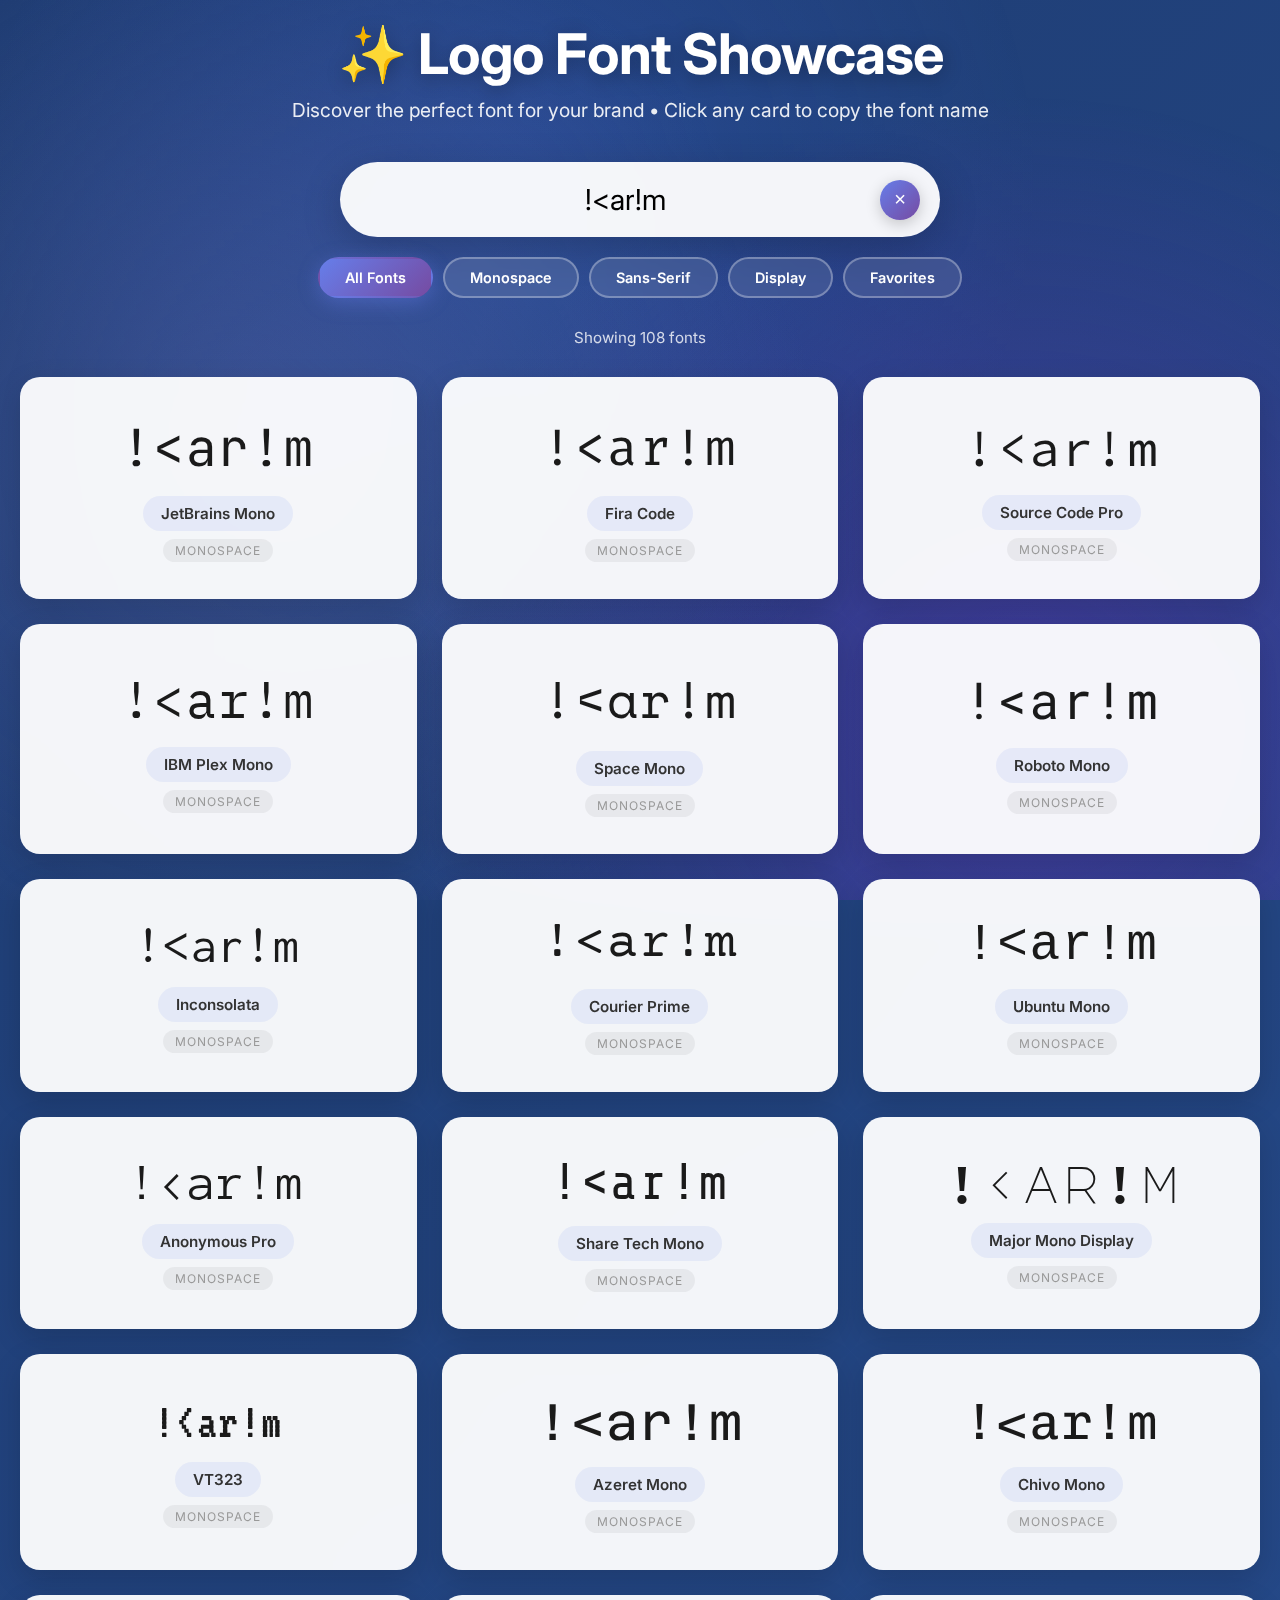
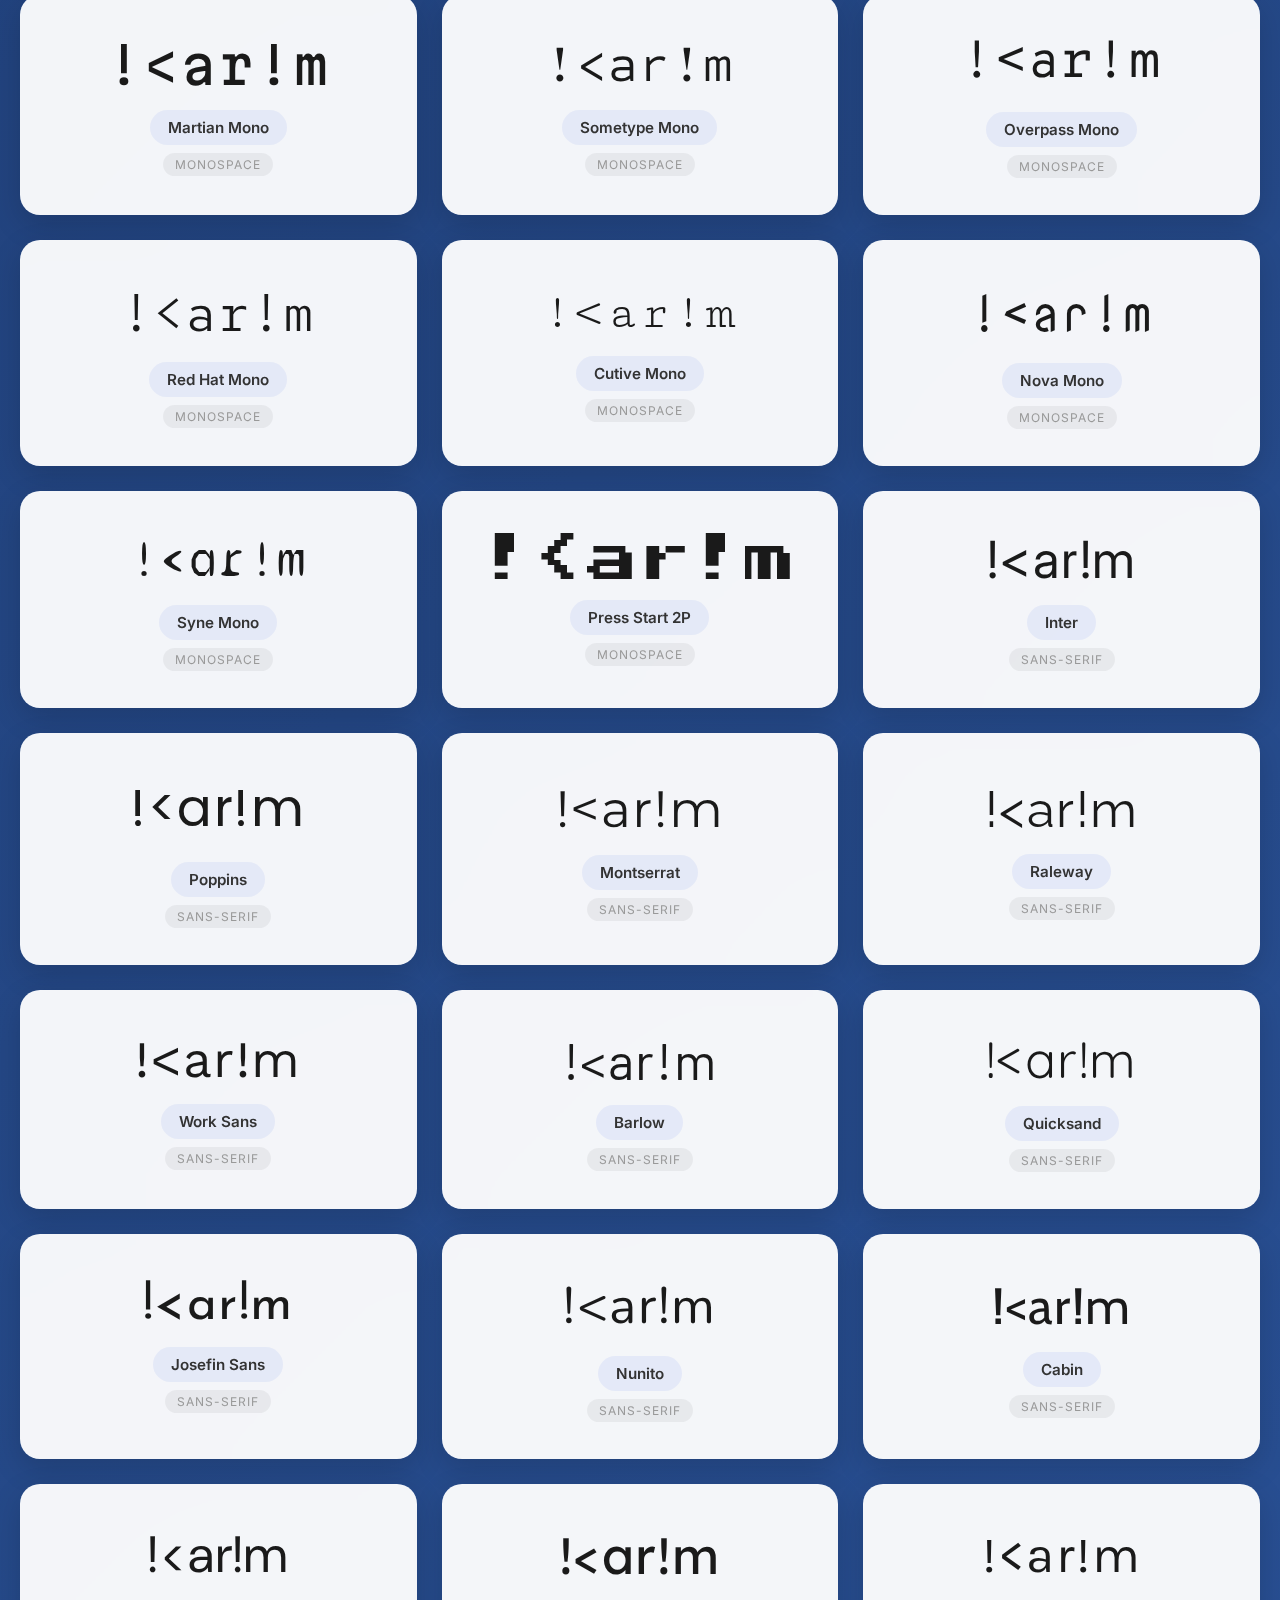
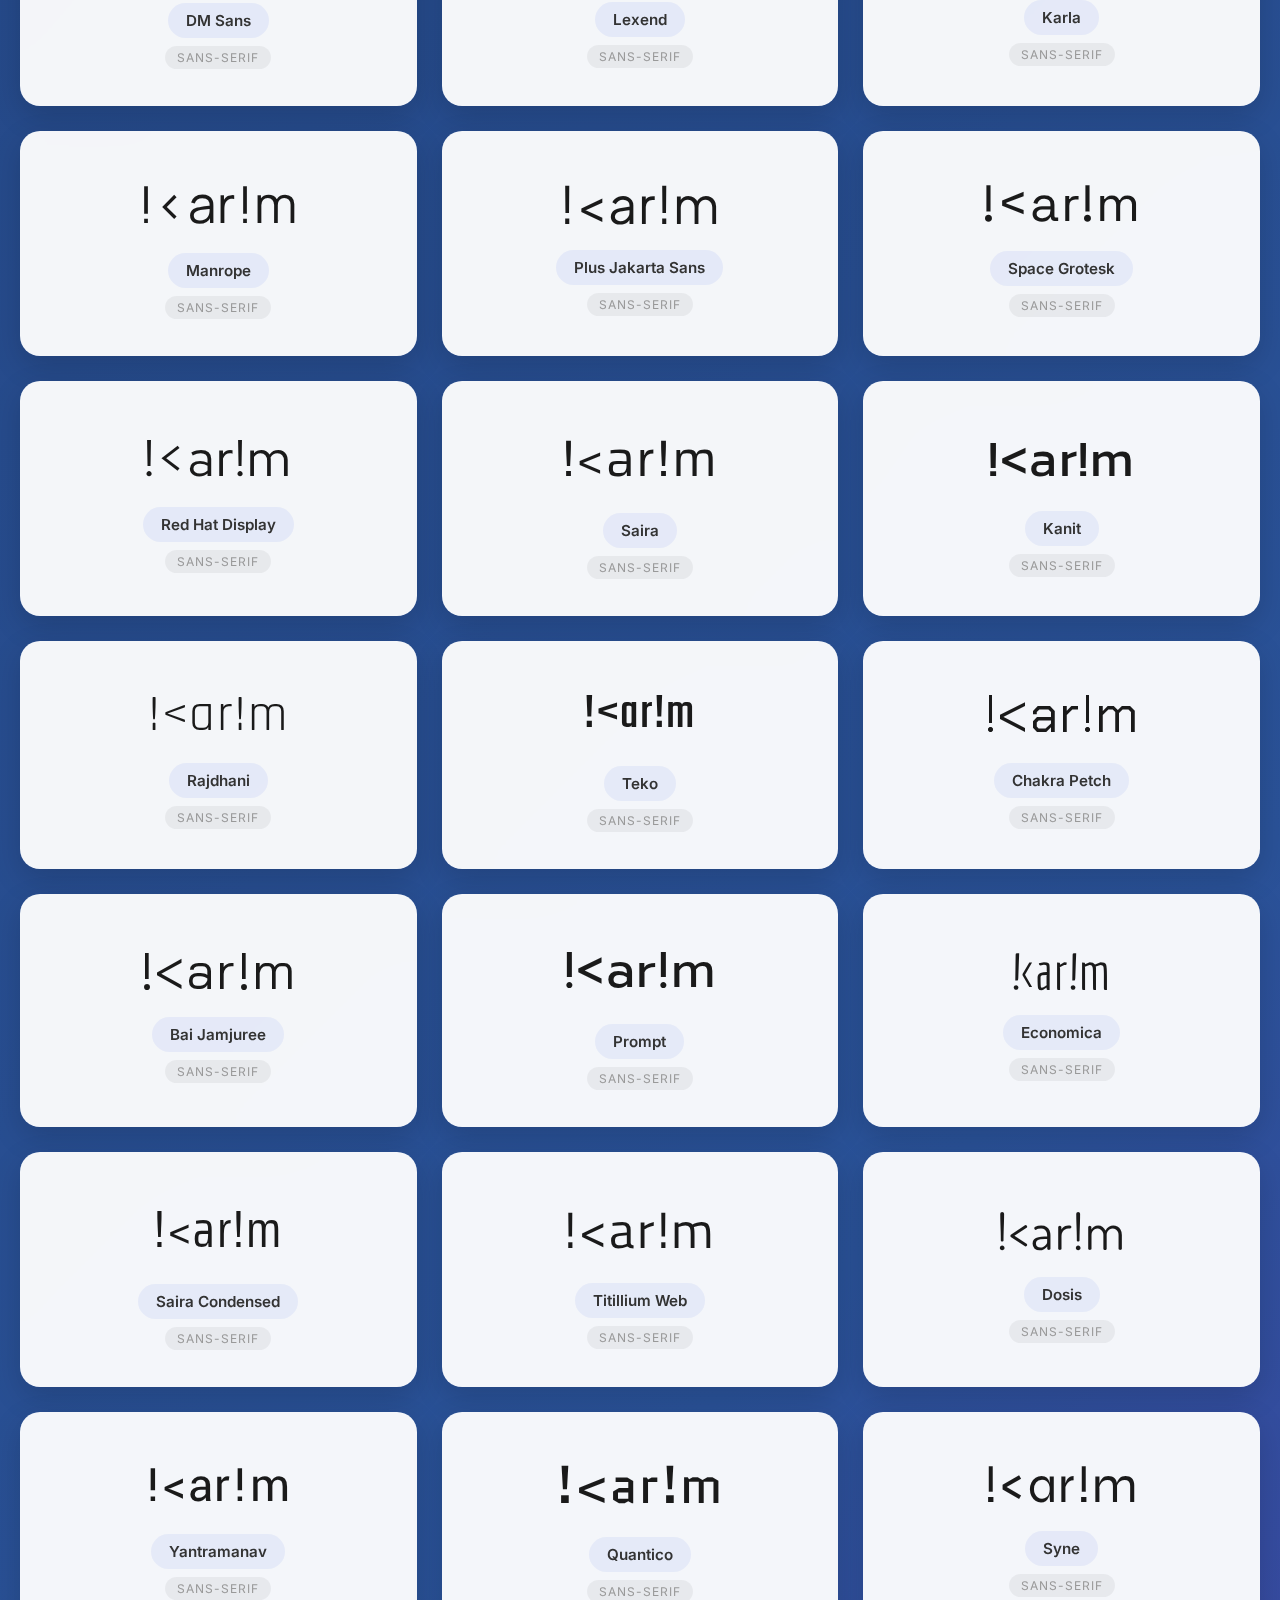
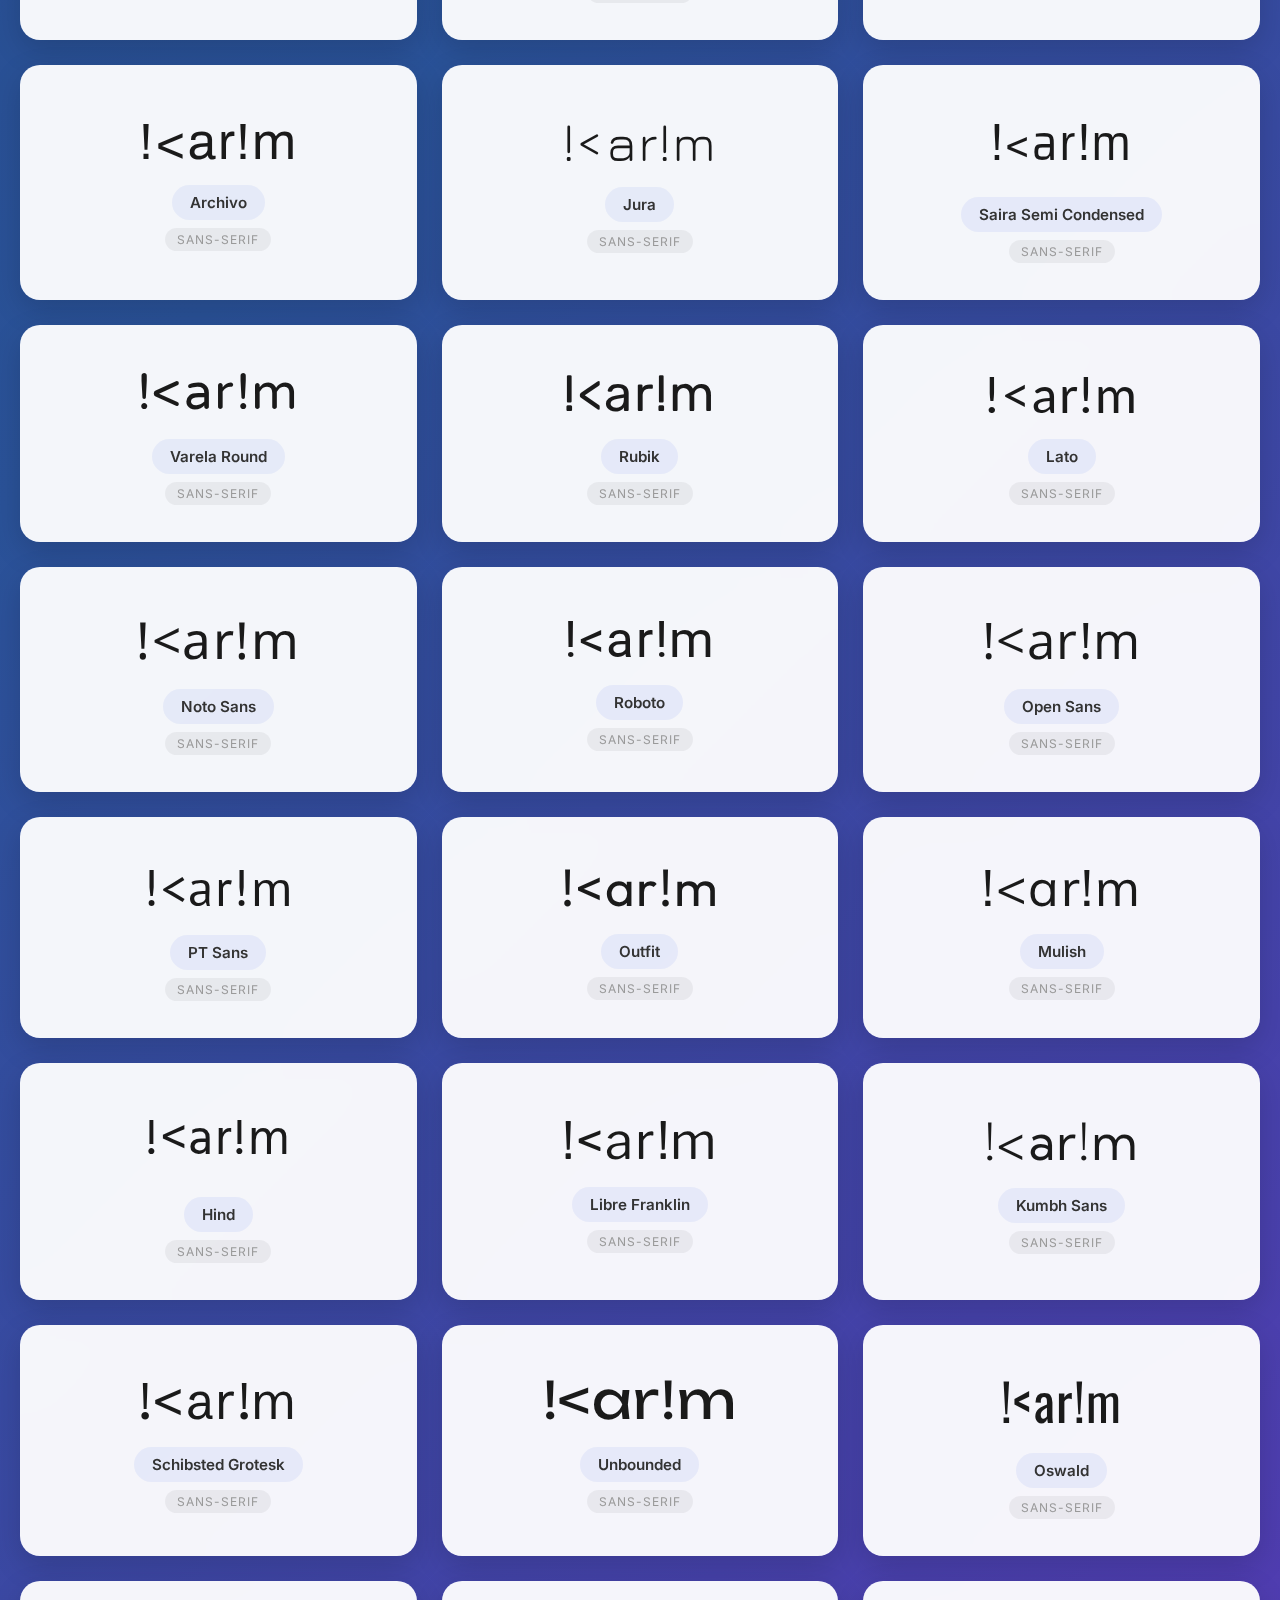
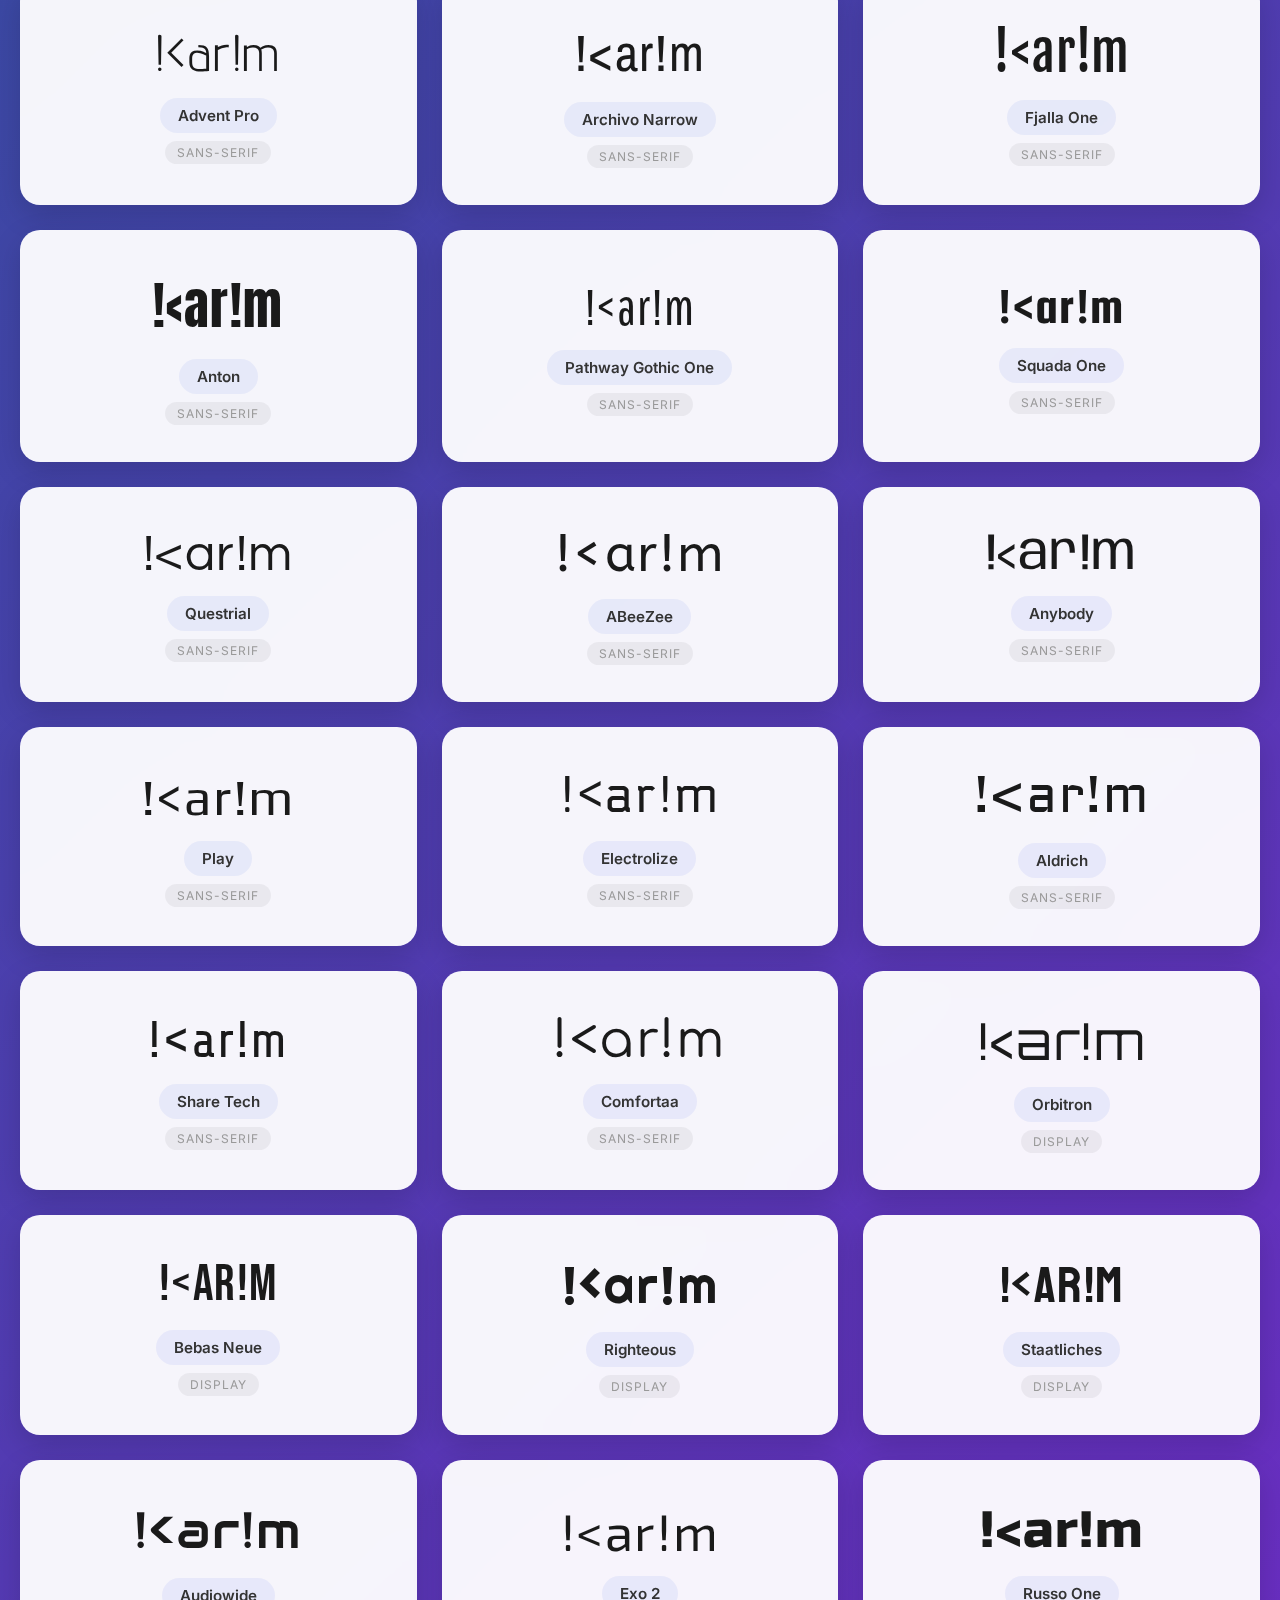
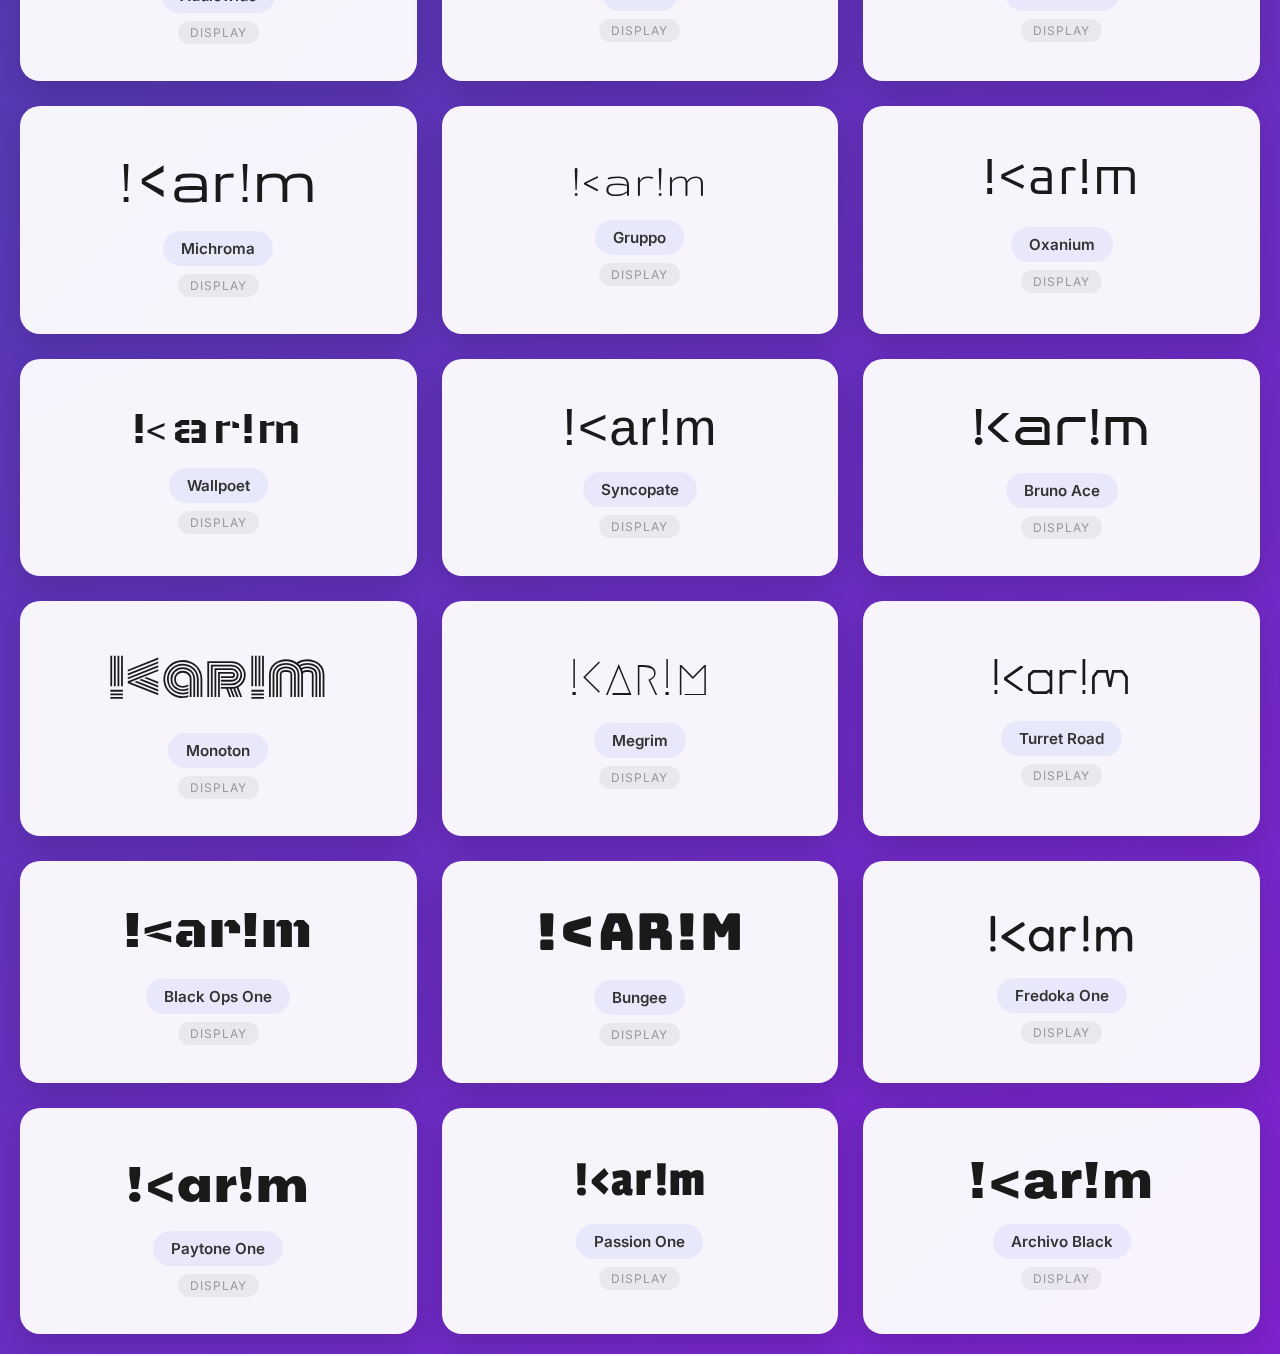
<file: index.html>
<!DOCTYPE html>
<html lang="en">
  <head>
    <meta charset="UTF-8" />
    <meta name="viewport" content="width=device-width, initial-scale=1.0" />
    <title>Logo Font Showcase - Find Perfect Fonts for Your Brand</title>
    <meta
      name="description"
      content="Explore a curated collection of beautiful fonts perfect for logos and branding. Preview fonts in real-time, filter by style (monospace, sans-serif, display), and copy font names instantly. Discover typography for your next project."
    />
    <meta
      name="keywords"
      content="logo fonts, typography, font showcase, monospace fonts, sans-serif fonts, display fonts, Google Fonts, web fonts, brand fonts, logo design, typography tools, font preview, branding fonts"
    />
    <meta name="author" content="Font Flow" />
    <meta name="robots" content="index, follow" />
    <link rel="canonical" href="https://font-flow.netlify.app/" />
    <!-- Open Graph / Facebook -->
    <meta property="og:type" content="website" />
    <meta property="og:url" content="https://font-flow.netlify.app/" />
    <meta
      property="og:title"
      content="Logo Font Showcase - Find Perfect Fonts for Your Brand"
    />
    <meta
      property="og:description"
      content="Explore a curated collection of beautiful fonts perfect for logos and branding. Preview fonts in real-time and copy font names instantly."
    />
    <meta
      property="og:image"
      content="https://font-flow.netlify.app/og-image.jpg"
    />
    <!-- Twitter -->
    <meta property="twitter:card" content="summary_large_image" />
    <meta property="twitter:url" content="https://font-flow.netlify.app/" />
    <meta
      property="twitter:title"
      content="Logo Font Showcase - Find Perfect Fonts for Your Brand"
    />
    <meta
      property="twitter:description"
      content="Explore a curated collection of beautiful fonts perfect for logos and branding. Preview fonts in real-time and copy font names instantly."
    />
    <meta
      property="twitter:image"
      content="https://font-flow.netlify.app/og-image.jpg"
    />
    <link rel="preconnect" href="https://fonts.googleapis.com" />
    <link rel="preconnect" href="https://fonts.gstatic.com" crossorigin />
    <!-- Load fonts asynchronously to improve LCP -->
    <link
      rel="preload"
      href="https://fonts.googleapis.com/css2?family=Inter:wght@400;700&display=swap"
      as="style"
      onload="this.onload=null;this.rel='stylesheet'"
    />
    <noscript
      ><link
        rel="stylesheet"
        href="https://fonts.googleapis.com/css2?family=Inter:wght@400;700&display=swap"
    /></noscript>
    <link
      rel="preload"
      href="https://fonts.googleapis.com/css2?family=JetBrains+Mono:wght@400&display=swap"
      as="style"
      onload="this.onload=null;this.rel='stylesheet'"
    />
    <noscript
      ><link
        rel="stylesheet"
        href="https://fonts.googleapis.com/css2?family=JetBrains+Mono:wght@400&display=swap"
    /></noscript>
    <!-- Load remaining fonts after page load -->
    <script>
      window.addEventListener("load", function () {
        const link = document.createElement("link");
        link.href =
          "https://fonts.googleapis.com/css2?family=Fira+Code:wght@400;700&family=Source+Code+Pro:wght@400;700&family=IBM+Plex+Mono:wght@400;700&family=Space+Mono:wght@400;700&family=Roboto+Mono:wght@400;700&family=Inconsolata:wght@400;700&family=Courier+Prime:wght@400;700&family=Ubuntu+Mono:wght@400;700&family=Anonymous+Pro:wght@400;700&family=Poppins:wght@400;700&family=Montserrat:wght@400;700&family=Raleway:wght@400;700&family=Work+Sans:wght@400;700&family=Orbitron:wght@400;700&family=Bebas+Neue&family=Oswald:wght@400;700&family=Righteous&family=Staatliches&family=Audiowide&family=Exo+2:wght@400;700&family=Russo+One&family=Play:wght@400;700&family=Electrolize&family=Aldrich&family=Share+Tech+Mono&family=Major+Mono+Display&family=VT323&family=Press+Start+2P&family=Archivo+Black&family=Barlow:wght@400;700&family=Quicksand:wght@400;700&family=Josefin+Sans:wght@400;700&family=Comfortaa:wght@400;700&family=Nunito:wght@400;700&family=Cabin:wght@400;700&family=DM+Sans:wght@400;700&family=Lexend:wght@400;700&family=Karla:wght@400;700&family=Manrope:wght@400;700&family=Plus+Jakarta+Sans:wght@400;700&family=Space+Grotesk:wght@400;700&family=Red+Hat+Display:wght@400;700&family=Syncopate:wght@400;700&family=Saira:wght@400;700&family=Kanit:wght@400;700&family=Rajdhani:wght@400;700&family=Teko:wght@400;700&family=Chakra+Petch:wght@400;700&family=Bai+Jamjuree:wght@400;700&family=Prompt:wght@400;700&family=Share+Tech&family=Economica:wght@400;700&family=Michroma&family=Gruppo&family=Saira+Condensed:wght@400;700&family=Oxanium:wght@400;700&family=Wallpoet&family=Advent+Pro:wght@400;700&family=Titillium+Web:wght@400;700&family=Dosis:wght@400;700&family=Yantramanav:wght@400;700&family=Advent+Pro:wght@400;700&family=Quantico:wght@400;700&family=Syne:wght@400;700&family=Archivo:wght@400;700&family=Jura:wght@400;700&family=Saira+Semi+Condensed:wght@400;700&family=Varela+Round&family=Rubik:wght@400;700&family=Lato:wght@400;700&family=Noto+Sans:wght@400;700&family=Roboto:wght@400;700&family=Open+Sans:wght@400;700&family=PT+Sans:wght@400;700&family=Outfit:wght@400;700&family=Mulish:wght@400;700&family=Hind:wght@400;700&family=Libre+Franklin:wght@400;700&family=Kumbh+Sans:wght@400;700&family=Schibsted+Grotesk:wght@400;700&family=Unbounded:wght@400;700&family=Chakra+Petch:wght@400;700&family=Orbitron:wght@400;700&family=Bruno+Ace&family=Monoton&family=Megrim&family=Turret+Road:wght@400;700&family=Black+Ops+One&family=Bungee&family=Fredoka+One&family=Righteous&family=Paytone+One&family=Passion+One:wght@400;700&family=Archivo+Narrow:wght@400;700&family=Fjalla+One&family=Anton&family=Pathway+Gothic+One&family=Squada+One&family=Questrial&family=ABeeZee:wght@400&family=Anybody:wght@400;700&family=Azeret+Mono:wght@400;700&family=Chivo+Mono:wght@400;700&family=Martian+Mono:wght@400;700&family=Sometype+Mono:wght@400;700&family=Overpass+Mono:wght@400;700&family=Red+Hat+Mono:wght@400;700&family=Cutive+Mono&family=Nova+Mono&family=Syne+Mono&display=swap";
        link.rel = "stylesheet";
        document.head.appendChild(link);
      });
    </script>
    <link rel="stylesheet" href="styles.css" />
  </head>
  <body>
    <div class="container">
      <div class="header">
        <h1>✨ Logo Font Showcase</h1>
        <p class="subtitle">
          Discover the perfect font for your brand • Click any card to copy the
          font name
        </p>
        <div class="seo-content" style="display: none">
          <p>
            Explore our comprehensive collection of logo fonts including
            monospace fonts like JetBrains Mono and Fira Code, sans-serif fonts
            such as Inter and Poppins, and display fonts perfect for branding.
            Preview typography in real-time, filter by font style, and find the
            ideal web fonts for your next design project.
          </p>
        </div>
      </div>

      <div class="input-container">
        <input
          type="text"
          id="logoText"
          value="!<ar!m"
          placeholder="Type your logo text..."
          aria-label="Enter your logo text to preview in different fonts"
        />
        <button
          class="clear-btn"
          id="clearBtn"
          title="Clear text"
          aria-label="Clear the logo text input"
        >
          ×
        </button>
      </div>

      <div class="filter-container">
        <button
          class="filter-btn active"
          data-filter="all"
          aria-label="Show all fonts"
        >
          All Fonts
        </button>
        <button
          class="filter-btn"
          data-filter="monospace"
          aria-label="Show only monospace fonts"
        >
          Monospace
        </button>
        <button
          class="filter-btn"
          data-filter="sans-serif"
          aria-label="Show only sans-serif fonts"
        >
          Sans-Serif
        </button>
        <button
          class="filter-btn"
          data-filter="display"
          aria-label="Show only display fonts"
        >
          Display
        </button>
        <button
          class="filter-btn"
          data-filter="favorites"
          aria-label="Show only favorite fonts"
        >
          Favorites
        </button>
      </div>

      <div class="stats" id="stats">
        Showing <span id="count">100</span> fonts
      </div>

      <div class="grid" id="grid"></div>
    </div>

    <div class="toast" id="toast">✓ Font name copied to clipboard!</div>

    <script src="script.js"></script>
  </body>
</html>
</file>
<file: styles.css>
/* Reset and Base Styles */
* {
  margin: 0;
  padding: 0;
  box-sizing: border-box;
}

body {
  font-family: "Inter", sans-serif;
  background: linear-gradient(135deg, #1e3c72 0%, #2a5298 50%, #7e22ce 100%);
  min-height: 100vh;
  padding: 20px;
  position: relative;
  overflow-x: hidden;
}

body::before {
  content: "";
  position: fixed;
  top: 0;
  left: 0;
  right: 0;
  bottom: 0;
  background: radial-gradient(
      circle at 20% 50%,
      rgba(120, 119, 198, 0.3),
      transparent 50%
    ),
    radial-gradient(circle at 80% 80%, rgba(138, 43, 226, 0.3), transparent 50%),
    radial-gradient(circle at 40% 20%, rgba(72, 118, 255, 0.2), transparent 50%);
  pointer-events: none;
  animation: drift 20s ease-in-out infinite;
}

@keyframes drift {
  0%,
  100% {
    transform: translate(0, 0);
  }
  33% {
    transform: translate(30px, -30px);
  }
  66% {
    transform: translate(-20px, 20px);
  }
}

/* Layout */
.container {
  max-width: 1600px;
  margin: 0 auto;
  position: relative;
  z-index: 1;
}

.header {
  text-align: center;
  margin-bottom: 40px;
  animation: fadeInDown 0.8s ease;
}

@keyframes fadeInDown {
  from {
    opacity: 0;
    transform: translateY(-30px);
  }
  to {
    opacity: 1;
    transform: translateY(0);
  }
}

h1 {
  color: white;
  font-size: clamp(2rem, 5vw, 3.5rem);
  margin-bottom: 10px;
  text-shadow: 0 4px 20px rgba(0, 0, 0, 0.3);
  font-weight: 700;
  letter-spacing: -1px;
}

.subtitle {
  color: rgba(255, 255, 255, 0.9);
  font-size: clamp(1rem, 2vw, 1.2rem);
  margin-bottom: 30px;
}

.input-container {
  position: relative;
  max-width: 600px;
  margin: 0 auto 20px;
  animation: fadeIn 1s ease 0.2s both;
}

@keyframes fadeIn {
  from {
    opacity: 0;
  }
  to {
    opacity: 1;
  }
}

#logoText {
  width: 100%;
  font-size: clamp(1.2rem, 3vw, 1.8rem);
  padding: 20px 60px 20px 30px;
  border: none;
  border-radius: 60px;
  background: rgba(255, 255, 255, 0.95);
  backdrop-filter: blur(10px);
  box-shadow: 0 10px 40px rgba(0, 0, 0, 0.2);
  text-align: center;
  font-family: inherit;
  transition: all 0.3s ease;
  outline: none;
}

#logoText:focus {
  box-shadow: 0 15px 50px rgba(0, 0, 0, 0.3), 0 0 0 4px rgba(255, 255, 255, 0.3);
  transform: translateY(-2px);
}

.clear-btn {
  position: absolute;
  right: 20px;
  top: 50%;
  transform: translateY(-50%);
  background: linear-gradient(135deg, #667eea 0%, #764ba2 100%);
  border: none;
  border-radius: 50%;
  width: 40px;
  height: 40px;
  cursor: pointer;
  display: flex;
  align-items: center;
  justify-content: center;
  color: white;
  font-size: 20px;
  transition: all 0.3s ease;
  box-shadow: 0 4px 15px rgba(0, 0, 0, 0.2);
}

.clear-btn:hover {
  transform: translateY(-50%) scale(1.1);
  box-shadow: 0 6px 20px rgba(0, 0, 0, 0.3);
}

.filter-container {
  display: flex;
  justify-content: center;
  gap: 10px;
  flex-wrap: wrap;
  margin-bottom: 30px;
  animation: fadeIn 1s ease 0.4s both;
}

.filter-btn {
  padding: 10px 25px;
  border: 2px solid rgba(255, 255, 255, 0.3);
  background: rgba(255, 255, 255, 0.1);
  backdrop-filter: blur(10px);
  color: white;
  border-radius: 30px;
  cursor: pointer;
  transition: all 0.3s ease;
  font-family: "Inter", sans-serif;
  font-size: 0.9rem;
  font-weight: 600;
}

.filter-btn:hover {
  background: rgba(255, 255, 255, 0.2);
  transform: translateY(-2px);
  box-shadow: 0 5px 15px rgba(0, 0, 0, 0.2);
}

.filter-btn.active {
  background: linear-gradient(135deg, #667eea 0%, #764ba2 100%);
  border-color: transparent;
  box-shadow: 0 5px 20px rgba(102, 126, 234, 0.4);
}

.stats {
  text-align: center;
  color: rgba(255, 255, 255, 0.8);
  margin-bottom: 30px;
  font-size: 0.95rem;
}

.grid {
  display: grid;
  grid-template-columns: repeat(auto-fill, minmax(300px, 1fr));
  gap: 25px;
  animation: fadeIn 1s ease 0.6s both;
}

.logo-card {
  background: rgba(255, 255, 255, 0.95);
  backdrop-filter: blur(20px);
  border-radius: 20px;
  padding: 35px 25px;
  box-shadow: 0 10px 30px rgba(0, 0, 0, 0.15);
  transition: all 0.4s cubic-bezier(0.175, 0.885, 0.32, 1.275);
  display: flex;
  flex-direction: column;
  align-items: center;
  justify-content: center;
  min-height: 200px;
  cursor: pointer;
  position: relative;
  overflow: hidden;
  border: 2px solid transparent;
}

.logo-card::before {
  content: "";
  position: absolute;
  top: 0;
  left: 0;
  right: 0;
  bottom: 0;
  background: linear-gradient(
    135deg,
    rgba(102, 126, 234, 0.1) 0%,
    rgba(118, 75, 162, 0.1) 100%
  );
  opacity: 0;
  transition: opacity 0.3s ease;
}

.logo-card:hover {
  transform: translateY(-8px) scale(1.02);
  box-shadow: 0 20px 50px rgba(0, 0, 0, 0.25);
  border-color: rgba(102, 126, 234, 0.5);
}

.logo-card:hover::before {
  opacity: 1;
}

.logo-card.copied {
  animation: copyPulse 0.6s ease;
}

@keyframes copyPulse {
  0%,
  100% {
    transform: scale(1);
  }
  50% {
    transform: scale(1.05);
    box-shadow: 0 0 30px rgba(102, 126, 234, 0.6);
  }
}

.logo {
  font-size: clamp(2.5rem, 4vw, 3.5rem);
  color: #1a1a1a;
  margin-bottom: 15px;
  letter-spacing: 0.03em;
  text-align: center;
  word-break: break-word;
  position: relative;
  z-index: 1;
  transition: color 0.3s ease;
}

.logo-card:hover .logo {
  color: #667eea;
}

.font-info {
  position: relative;
  z-index: 1;
  display: flex;
  flex-direction: column;
  align-items: center;
  gap: 8px;
}

.font-name {
  font-size: 0.95rem;
  color: #333;
  font-weight: 600;
  text-align: center;
  padding: 8px 18px;
  background: rgba(102, 126, 234, 0.1);
  border-radius: 20px;
}

.category {
  font-size: 0.75rem;
  color: #999;
  text-transform: uppercase;
  letter-spacing: 1px;
  padding: 4px 12px;
  background: rgba(0, 0, 0, 0.05);
  border-radius: 12px;
}

.copy-indicator {
  position: absolute;
  top: 10px;
  right: 10px;
  background: linear-gradient(135deg, #10b981 0%, #059669 100%);
  color: white;
  padding: 6px 12px;
  border-radius: 20px;
  font-size: 0.75rem;
  font-weight: 600;
  opacity: 0;
  transform: scale(0.8) translateY(-10px);
  transition: all 0.3s ease;
  pointer-events: none;
  box-shadow: 0 4px 15px rgba(16, 185, 129, 0.4);
}

.logo-card.copied .copy-indicator {
  opacity: 1;
  transform: scale(1) translateY(0);
}

.favorite-btn {
  position: absolute;
  top: 10px;
  left: 10px;
  background: rgba(255, 255, 255, 0.9);
  border: none;
  border-radius: 50%;
  width: 40px;
  height: 40px;
  cursor: pointer;
  display: flex;
  align-items: center;
  justify-content: center;
  font-size: 20px;
  color: #ffd700;
  transition: all 0.3s ease;
  box-shadow: 0 2px 10px rgba(0, 0, 0, 0.1);
  z-index: 2;
}

.favorite-btn:hover {
  transform: scale(1.1);
  background: rgba(255, 255, 255, 1);
  box-shadow: 0 4px 15px rgba(0, 0, 0, 0.2);
}

.favorite-btn.favorited {
  color: #ff6b35;
  background: rgba(255, 255, 255, 1);
}

.toast {
  position: fixed;
  bottom: 30px;
  left: 50%;
  transform: translateX(-50%) translateY(100px);
  background: linear-gradient(135deg, #10b981 0%, #059669 100%);
  color: white;
  padding: 16px 32px;
  border-radius: 50px;
  box-shadow: 0 10px 40px rgba(16, 185, 129, 0.4);
  z-index: 1000;
  font-weight: 600;
  font-size: 1rem;
  opacity: 0;
  transition: all 0.4s cubic-bezier(0.175, 0.885, 0.32, 1.275);
}

.toast.show {
  opacity: 1;
  transform: translateX(-50%) translateY(0);
}

/* Responsive */
@media (max-width: 768px) {
  .grid {
    grid-template-columns: 1fr;
    gap: 20px;
  }

  h1 {
    font-size: 2rem;
  }

  .logo {
    font-size: 2.5rem;
  }

  .filter-container {
    gap: 8px;
  }

  .filter-btn {
    padding: 8px 16px;
    font-size: 0.85rem;
  }
}

/* Font Classes */
.jetbrains {
  font-family: "JetBrains Mono", monospace;
}
.fira {
  font-family: "Fira Code", monospace;
}
.source {
  font-family: "Source Code Pro", monospace;
}
.ibm {
  font-family: "IBM Plex Mono", monospace;
}
.spacemono {
  font-family: "Space Mono", monospace;
}
.roboto {
  font-family: "Roboto Mono", monospace;
}
.inconsolata {
  font-family: "Inconsolata", monospace;
}
.courier {
  font-family: "Courier Prime", monospace;
}
.ubuntu {
  font-family: "Ubuntu Mono", monospace;
}
.anonymous {
  font-family: "Anonymous Pro", monospace;
}
.sharetech {
  font-family: "Share Tech Mono", monospace;
}
.major {
  font-family: "Major Mono Display", monospace;
}
.vt323 {
  font-family: "VT323", monospace;
}
.azeret {
  font-family: "Azeret Mono", monospace;
}
.chivo {
  font-family: "Chivo Mono", monospace;
}
.martian {
  font-family: "Martian Mono", monospace;
}
.sometype {
  font-family: "Sometype Mono", monospace;
}
.overpass {
  font-family: "Overpass Mono", monospace;
}
.redhatmono {
  font-family: "Red Hat Mono", monospace;
}
.cutive {
  font-family: "Cutive Mono", monospace;
}
.nova {
  font-family: "Nova Mono", monospace;
}
.synemono {
  font-family: "Syne Mono", monospace;
}
.inter {
  font-family: "Inter", sans-serif;
}
.poppins {
  font-family: "Poppins", sans-serif;
}
.montserrat {
  font-family: "Montserrat", sans-serif;
}
.raleway {
  font-family: "Raleway", sans-serif;
}
.work {
  font-family: "Work Sans", sans-serif;
}
.barlow {
  font-family: "Barlow", sans-serif;
}
.quicksand {
  font-family: "Quicksand", sans-serif;
}
.josefin {
  font-family: "Josefin Sans", sans-serif;
}
.nunito {
  font-family: "Nunito", sans-serif;
}
.cabin {
  font-family: "Cabin", sans-serif;
}
.dmsans {
  font-family: "DM Sans", sans-serif;
}
.lexend {
  font-family: "Lexend", sans-serif;
}
.karla {
  font-family: "Karla", sans-serif;
}
.manrope {
  font-family: "Manrope", sans-serif;
}
.plusjakarta {
  font-family: "Plus Jakarta Sans", sans-serif;
}
.spacegrotesk {
  font-family: "Space Grotesk", sans-serif;
}
.redhat {
  font-family: "Red Hat Display", sans-serif;
}
.saira {
  font-family: "Saira", sans-serif;
}
.kanit {
  font-family: "Kanit", sans-serif;
}
.rajdhani {
  font-family: "Rajdhani", sans-serif;
}
.teko {
  font-family: "Teko", sans-serif;
}
.chakra {
  font-family: "Chakra Petch", sans-serif;
}
.bai {
  font-family: "Bai Jamjuree", sans-serif;
}
.prompt {
  font-family: "Prompt", sans-serif;
}
.economica {
  font-family: "Economica", sans-serif;
}
.sairacond {
  font-family: "Saira Condensed", sans-serif;
}
.titillium {
  font-family: "Titillium Web", sans-serif;
}
.dosis {
  font-family: "Dosis", sans-serif;
}
.yantramanav {
  font-family: "Yantramanav", sans-serif;
}
.quantico {
  font-family: "Quantico", sans-serif;
}
.syne {
  font-family: "Syne", sans-serif;
}
.archivo {
  font-family: "Archivo", sans-serif;
}
.jura {
  font-family: "Jura", sans-serif;
}
.sairasemi {
  font-family: "Saira Semi Condensed", sans-serif;
}
.varela {
  font-family: "Varela Round", sans-serif;
}
.rubik {
  font-family: "Rubik", sans-serif;
}
.lato {
  font-family: "Lato", sans-serif;
}
.noto {
  font-family: "Noto Sans", sans-serif;
}
.robotosans {
  font-family: "Roboto", sans-serif;
}
.opensans {
  font-family: "Open Sans", sans-serif;
}
.ptsans {
  font-family: "PT Sans", sans-serif;
}
.outfit {
  font-family: "Outfit", sans-serif;
}
.mulish {
  font-family: "Mulish", sans-serif;
}
.hind {
  font-family: "Hind", sans-serif;
}
.librefranklin {
  font-family: "Libre Franklin", sans-serif;
}
.kumbh {
  font-family: "Kumbh Sans", sans-serif;
}
.schibsted {
  font-family: "Schibsted Grotesk", sans-serif;
}
.unbounded {
  font-family: "Unbounded", sans-serif;
}
.oswald {
  font-family: "Oswald", sans-serif;
}
.adventpro {
  font-family: "Advent Pro", sans-serif;
}
.archivonarrow {
  font-family: "Archivo Narrow", sans-serif;
}
.fjalla {
  font-family: "Fjalla One", sans-serif;
}
.anton {
  font-family: "Anton", sans-serif;
}
.pathway {
  font-family: "Pathway Gothic One", sans-serif;
}
.squada {
  font-family: "Squada One", sans-serif;
}
.questrial {
  font-family: "Questrial", sans-serif;
}
.abeezee {
  font-family: "ABeeZee", sans-serif;
}
.anybody {
  font-family: "Anybody", sans-serif;
}
.play {
  font-family: "Play", sans-serif;
}
.electrolize {
  font-family: "Electrolize", sans-serif;
}
.aldrich {
  font-family: "Aldrich", sans-serif;
}
.sharetech2 {
  font-family: "Share Tech", sans-serif;
}
.comfortaa {
  font-family: "Comfortaa", sans-serif;
}
.orbitron {
  font-family: "Orbitron", sans-serif;
}
.bebas {
  font-family: "Bebas Neue", sans-serif;
}
.righteous {
  font-family: "Righteous", sans-serif;
}
.staatliches {
  font-family: "Staatliches", sans-serif;
}
.audiowide {
  font-family: "Audiowide", sans-serif;
}
.exo {
  font-family: "Exo 2", sans-serif;
}
.russo {
  font-family: "Russo One", sans-serif;
}
.michroma {
  font-family: "Michroma", sans-serif;
}
.gruppo {
  font-family: "Gruppo", sans-serif;
}
.oxanium {
  font-family: "Oxanium", sans-serif;
}
.wallpoet {
  font-family: "Wallpoet", sans-serif;
}
.syncopate {
  font-family: "Syncopate", sans-serif;
}
.pressstart {
  font-family: "Press Start 2P", monospace;
}
.brunoace {
  font-family: "Bruno Ace", sans-serif;
}
.monoton {
  font-family: "Monoton", sans-serif;
}
.megrim {
  font-family: "Megrim", sans-serif;
}
.turret {
  font-family: "Turret Road", sans-serif;
}
.blackops {
  font-family: "Black Ops One", sans-serif;
}
.bungee {
  font-family: "Bungee", sans-serif;
}
.fredoka {
  font-family: "Fredoka One", sans-serif;
}
.paytone {
  font-family: "Paytone One", sans-serif;
}
.passion {
  font-family: "Passion One", sans-serif;
}
.archivoblack {
  font-family: "Archivo Black", sans-serif;
}
</file>
